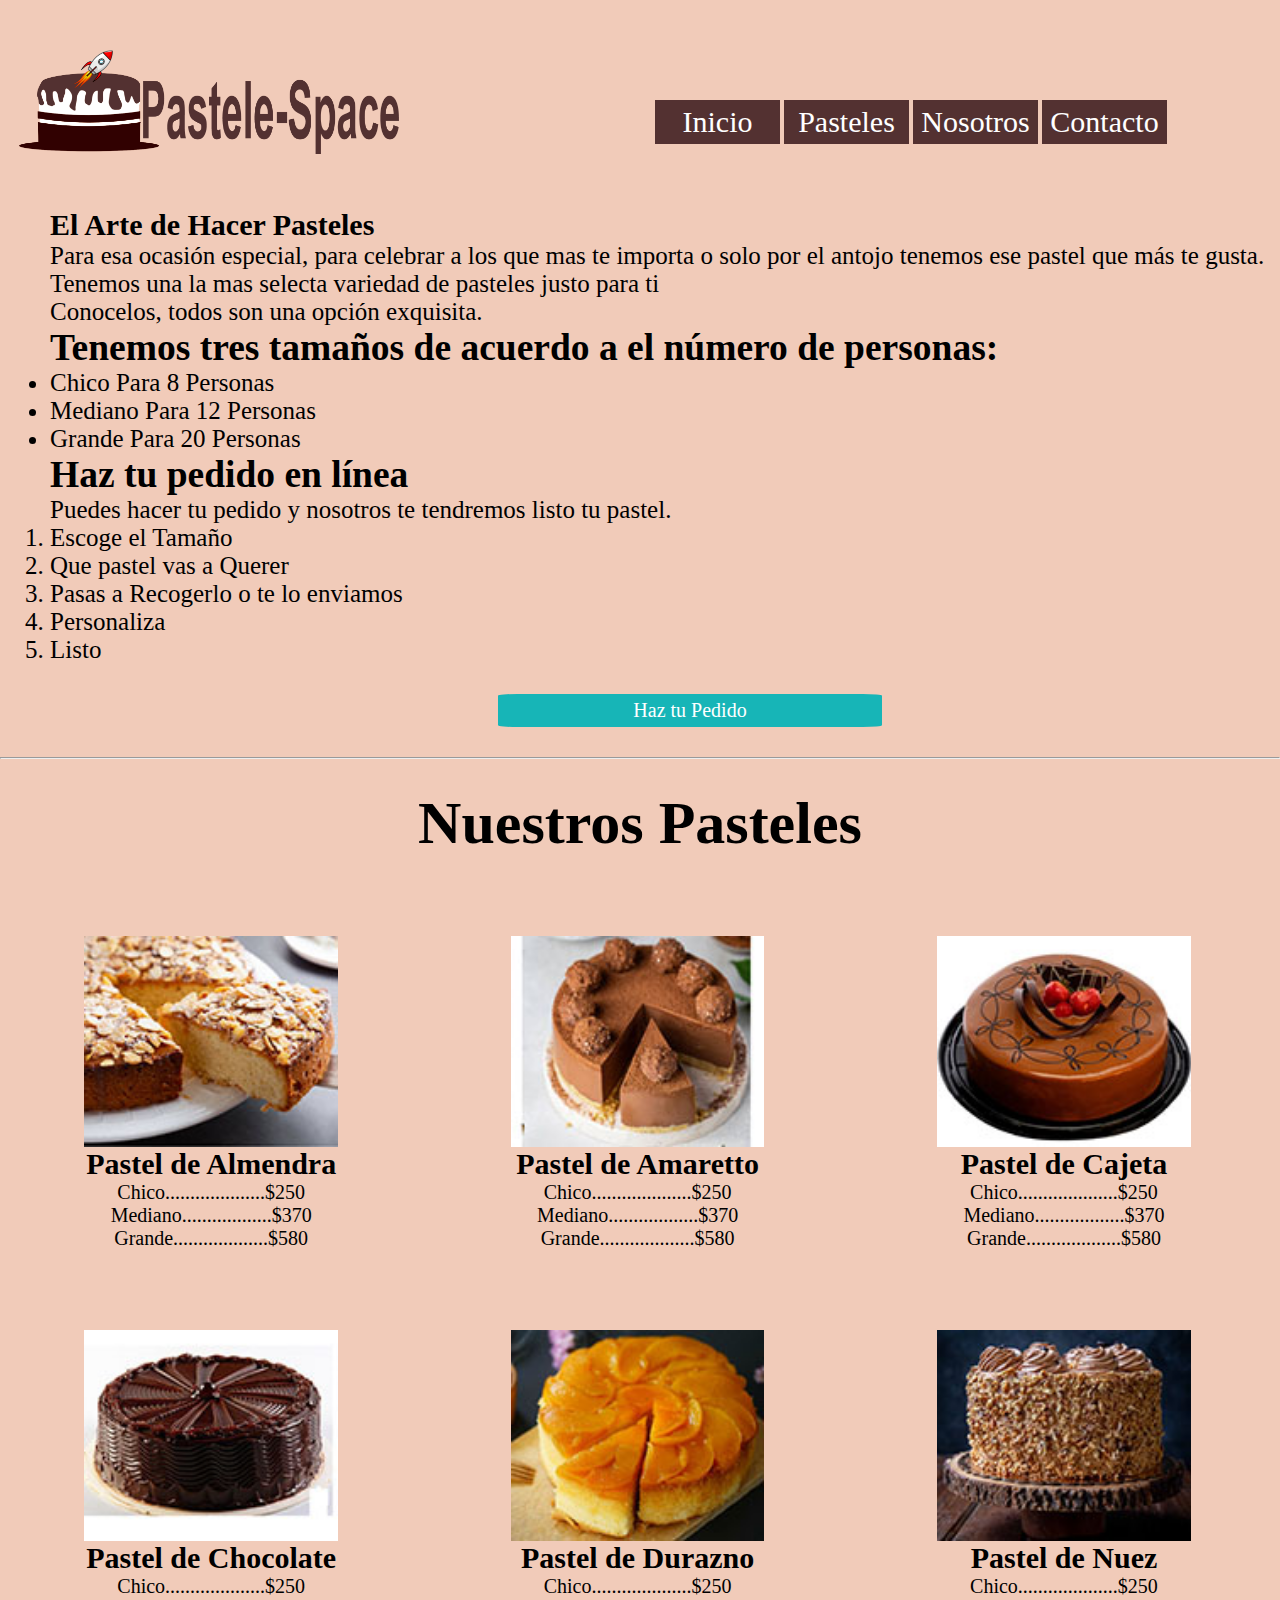
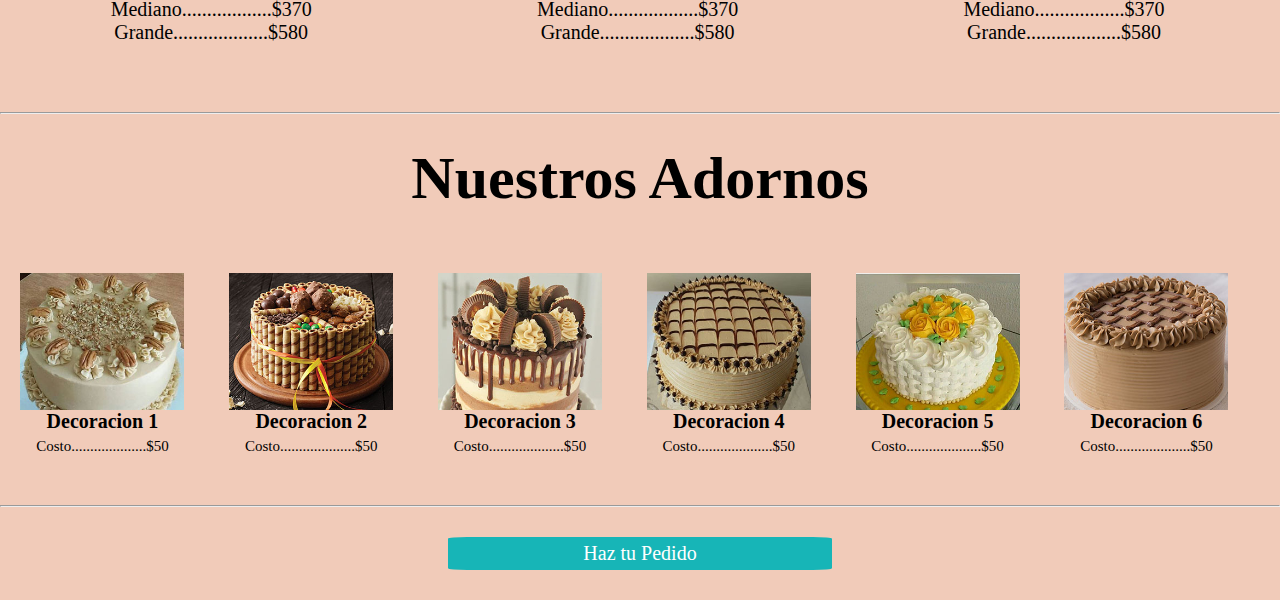
<file: Pasteleria/index.html>
<!DOCTYPE html>
<html lang="es">
<head>
    <meta charset="UTF-8">
    <meta http-equiv="X-UA-Compatible" content="IE=edge">
    <meta name="viewport" content="width=device-width, initial-scale=1.0">
    <title>Caso Pasteleria</title>
    <link rel="stylesheet" href="styles/style.css">
</head>
<body>
    <header class="encabezado">
        <img src="imgs/Logo-Pastel.png" alt="Logo de la Pasteleria" width="400" class="logo">
        <nav class="menu">
            <ul>
                <li><a href="" class="menu-item">Inicio</a></li>
                <li><a href="#nuestros-pasteles" class="menu-item">Pasteles</a></li>
                <li><a href="" class="menu-item">Nosotros</a></li>
                <li><a href="" class="menu-item">Contacto</a></li>
            </ul>
        </nav>
    
    </header>
    <div class="container">
        <div class="presentacion">
            
            <h1 class="descripcion">El Arte de Hacer Pasteles</h1>
            
            <p>
                Para esa ocasión especial, para celebrar a los que mas te importa o solo por el antojo tenemos ese pastel que más te gusta.
            </p>
            <p>Tenemos una la mas selecta variedad de pasteles justo para ti</p>
            <p>Conocelos, todos son una opción exquisita.</p>
            <h2>Tenemos tres tamaños de acuerdo a el número de personas:</h2>
            <ul>
                <li>Chico Para 8 Personas</li>
                <li>Mediano Para 12 Personas</li>
                <li>Grande Para 20 Personas</li>
            </ul>
        </div>
        <h2>Haz tu pedido en línea</h2>
    <p>Puedes hacer tu pedido y nosotros te tendremos listo tu pastel.</p>
    <ol>
        <li>Escoge el Tamaño</li>
        <li>Que pastel vas a Querer</li>
        <li>Pasas a Recogerlo o te lo enviamos</li>
        <li>Personaliza</li>
        <li>Listo</li>
    </ol>
   
    <a href="pages/pedido.html" class="hazpedido">Haz tu Pedido</a>
        
    </div>
    
    
    <hr>
    <h2 class="head2" id="nuestros-pasteles">
        Nuestros Pasteles
    </h2>
    <br>
    <div class="catalogo">
        <figure><img src="imgs/almendra.jpg" alt="Pastel de Almendra" width="100"><figcaption>Pastel de Almendra</figcaption></figure>
        <p>Chico....................$250</p>
        <p>Mediano..................$370</p>
        <p>Grande...................$580</p>
    </div>
        
    <div class="catalogo">
        <figure><img src="imgs/amaretto.jpg" alt="Pastel de Amaretto" width="100"><figcaption>Pastel de Amaretto</figcaption></figure>
        <p>Chico....................$250</p>
        <p>Mediano..................$370</p>
        <p>Grande...................$580</p>
    </div>
        
    <div class="catalogo">
        <figure><img src="imgs/cajeta.jpg" alt="Pastel de Cajeta" width="100"><figcaption>Pastel de Cajeta</figcaption></figure>
         <p>Chico....................$250</p>
         <p>Mediano..................$370</p>
         <p>Grande...................$580</p>
    </div>
        
    <div class="catalogo">
        <figure><img src="imgs/chocolate.jpg" alt="Pastel de Chocolate" width="100"><figcaption>Pastel de Chocolate</figcaption></figure>
        <p>Chico....................$250</p>
        <p>Mediano..................$370</p>
        <p>Grande...................$580</p>
    </div> 
        
    <div class="catalogo">
        <figure><img src="imgs/durazno.jpg" alt="Pastel de Durazno" width="100"><figcaption>Pastel de Durazno</figcaption></figure>
        <p>Chico....................$250</p>
        <p>Mediano..................$370</p>
        <p>Grande...................$580</p>
    </div>
    <div class="catalogo">
        <figure><img src="imgs/nuez.jpg" alt="Pastel de Nuez" width="100"><figcaption>Pastel de Nuez</figcaption></figure>
        <p>Chico....................$250</p>
        <p>Mediano..................$370</p>
        <p>Grande...................$580</p>
    </div>
   
    <br>
    <br>

    
    <hr>
    <h2 class="head2">
        Nuestros Adornos
    </h2>
    <div class="adorno">
        <figure><img src="imgs/Deco1.jpg" alt="Decoracion tipo 1" width="100"><figcaption>Decoracion 1</figcaption></figure>
        <p>Costo....................$50</p>
    </div>
        
    <div class="adorno">
        <figure><img src="imgs/Deco2.jpg" alt="Decoracion tipo 2" width="100"><figcaption>Decoracion 2</figcaption></figure>
        <p>Costo....................$50</p>
    </div>
        
    <div class="adorno">
        <figure><img src="imgs/Deco3.jpg" alt="Decoracion tipo 3" width="100"><figcaption>Decoracion 3</figcaption></figure>
         <p>Costo....................$50</p>

    </div>
        
    <div class="adorno">
        <figure><img src="imgs/Deco4.jpg" alt="Decoracion tipo 4" width="100"><figcaption>Decoracion 4</figcaption></figure>
        <p>Costo....................$50</p>
    </div> 
        
    <div class="adorno">
        <figure><img src="imgs/Deco5.jpg" alt="Decoracion tipo 5" width="100"><figcaption>Decoracion 5</figcaption></figure>
        <p>Costo....................$50</p>
    </div>
    <div class="adorno">
        <figure><img src="imgs/Deco6.jpg" alt="Decoracion tipo 6" width="100"><figcaption>Decoracion 6</figcaption></figure>
        <p>Costo....................$50</p>
    </div>
    <hr>

 
    <a href="pages/pedido.html" class="hazpedido" id="ped">Haz tu Pedido</a>
    
</body>
</html>
</file>
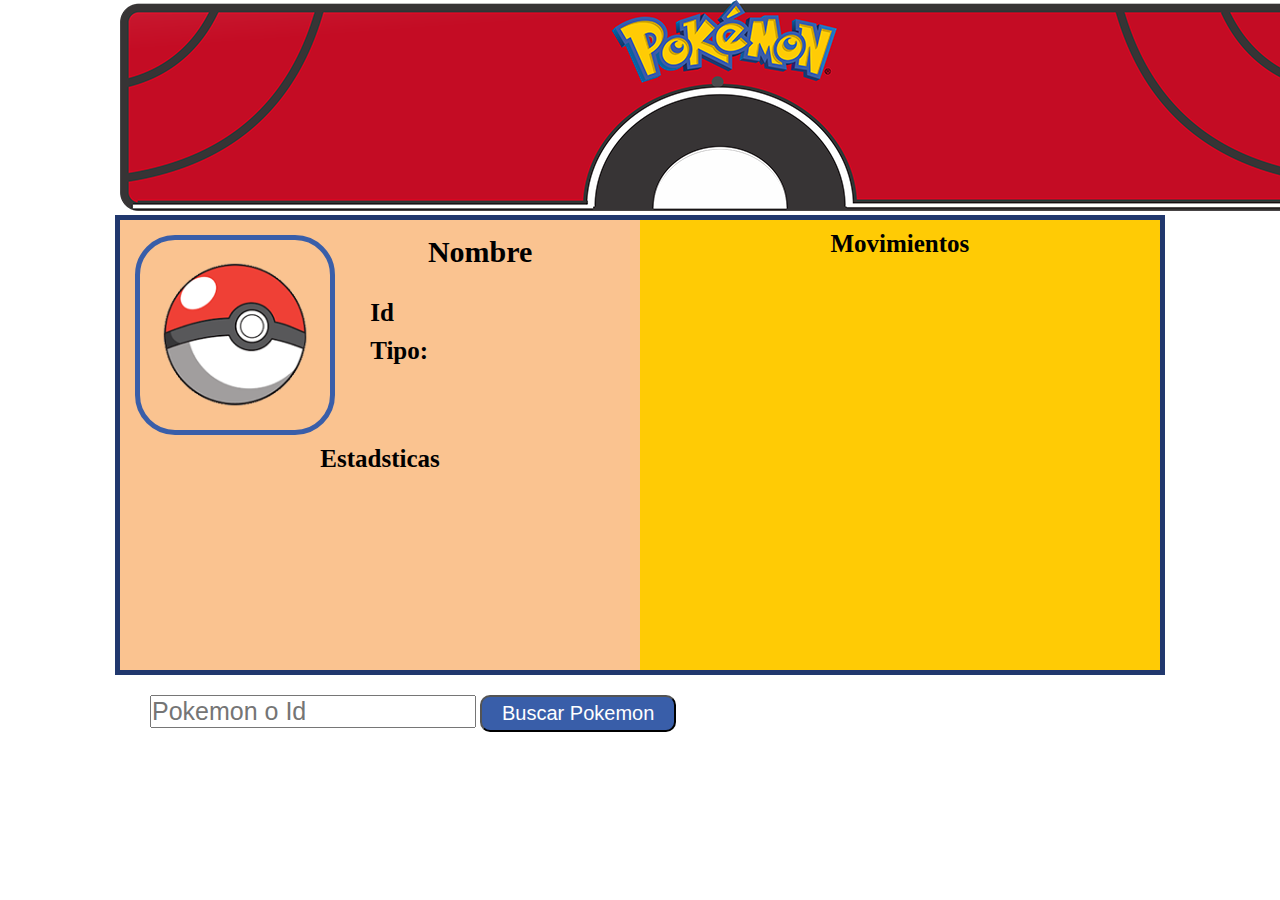
<file: pokeAPI/index.html>
<!DOCTYPE html>
<html lang="en">
<head>
    <meta charset="UTF-8">
    <meta http-equiv="X-UA-Compatible" content="IE=edge">
    <meta name="viewport" content="width=device-width, initial-scale=1.0">
    <title>Pockedex LaunchX</title>
    <link rel="stylesheet" href="styles/style.css">
    
</head>
<body>
    <img src="imgs/pokedex-arriba.png" alt="adorno arriba" id="img-head">
    <div class="contenedor">
        <div class="cuadro1">
            <img src="imgs/pokeball.png" alt="bola de Pokemon" id="pokeImg">
            <div class="datos-basicos">
                <p id="nombre">Nombre</p>
                <p class="propiedad">Id</p>
                <p class="valor" id="id"></p>
                <p class="propiedad">Tipo:</p><ul class="valor" id="tipo"></ul>
            </div>
            <h2>Estadsticas</h2>
            <table id="habilidades"></table>


        </div>
        <div class="cuadro2">
            <h2>Movimientos</h2>
            <table id="moves"></table>

        </div>
    </div>
    <input type="text" placeholder="Pokemon o Id" name="pokeName" id="pokeName">
    <button onclick="fetchPokemon( )" id="btn-buscar">Buscar Pokemon</button>
    <script src="scripts/pokedex.js"></script>
</body>
</html>
</file>
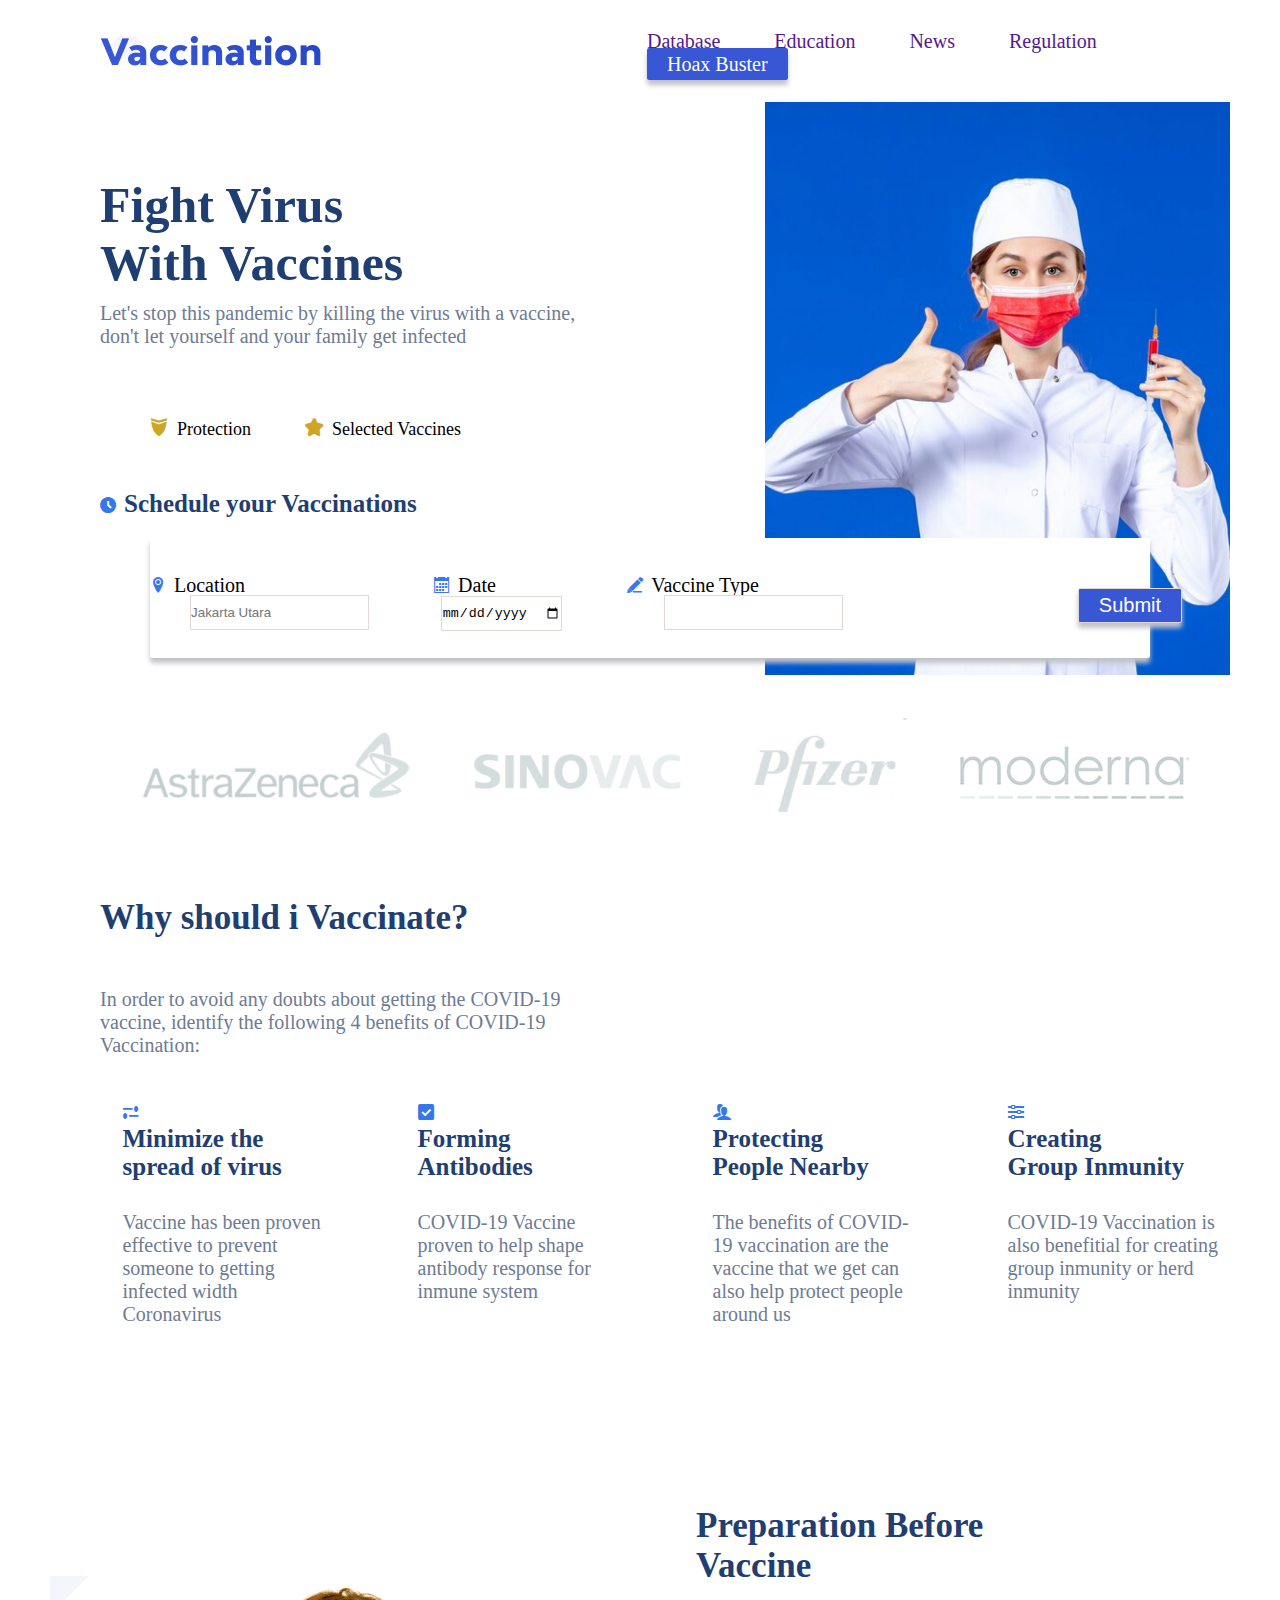
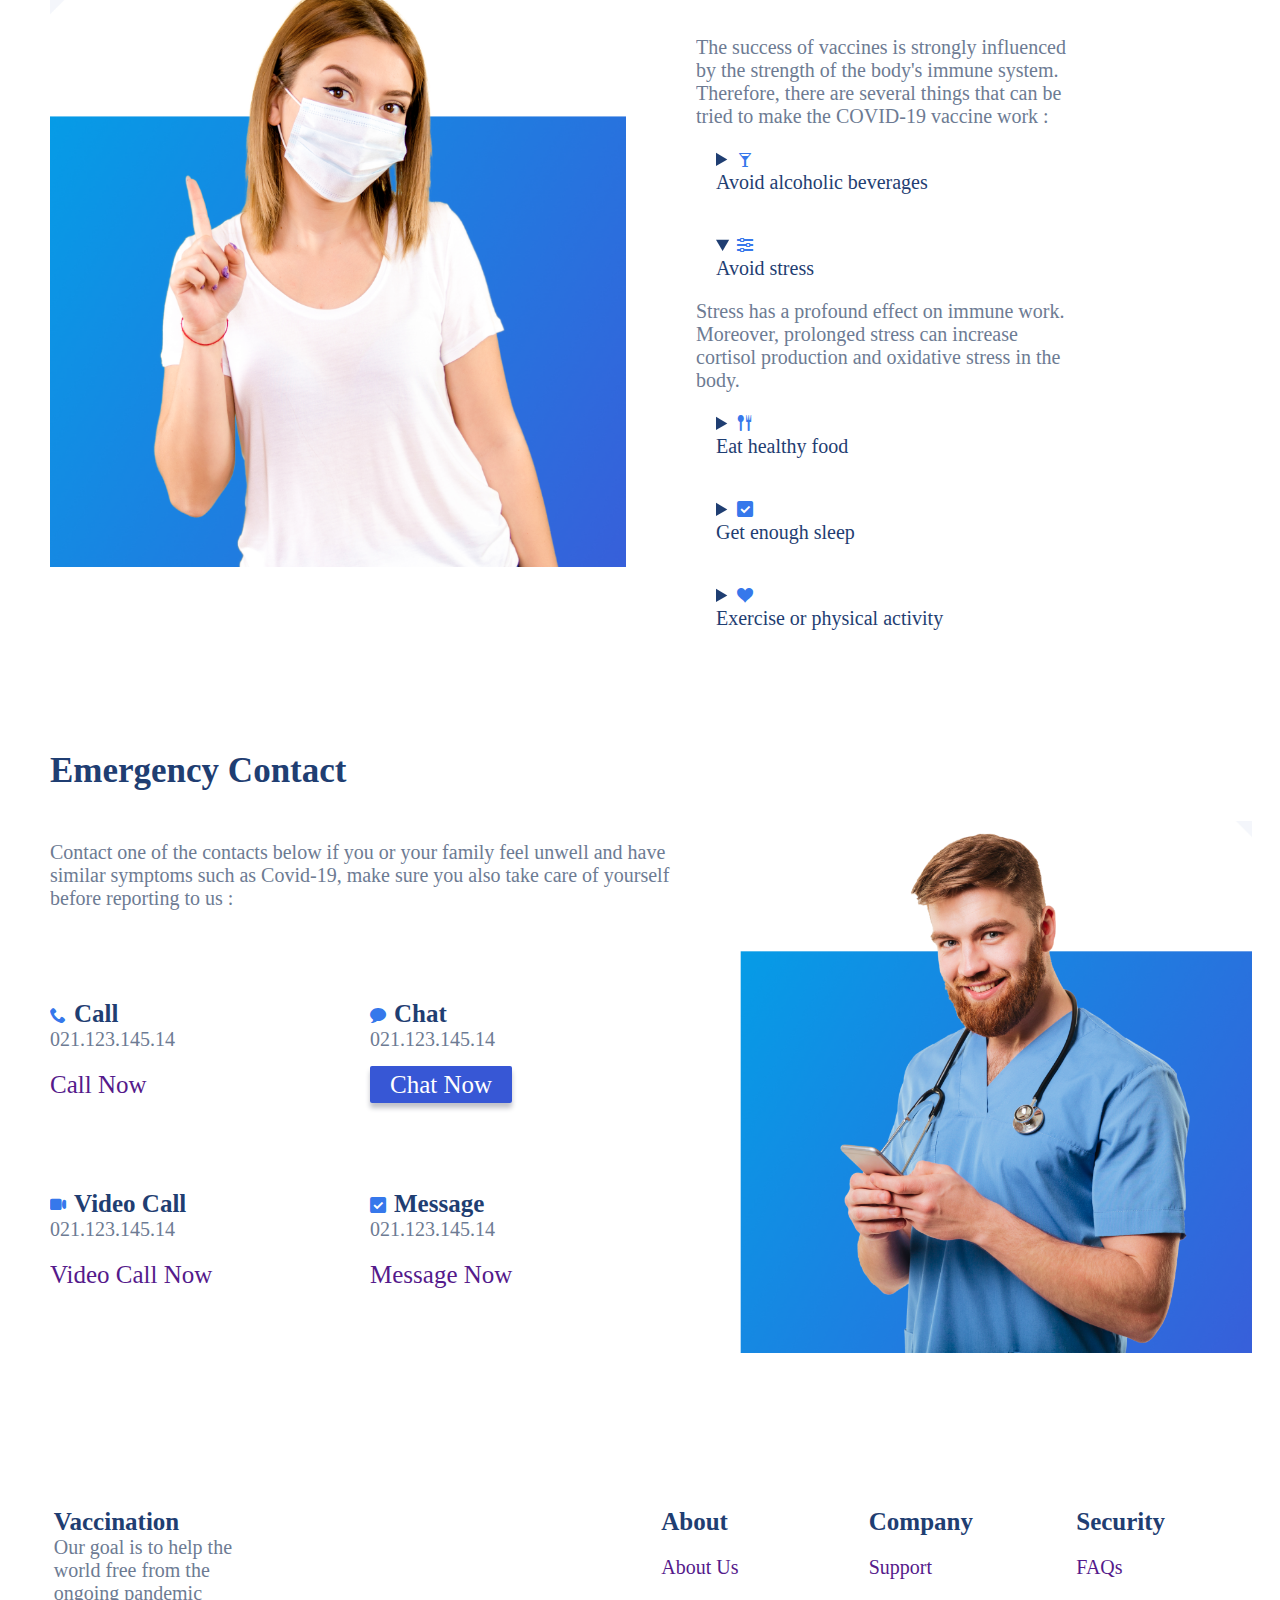
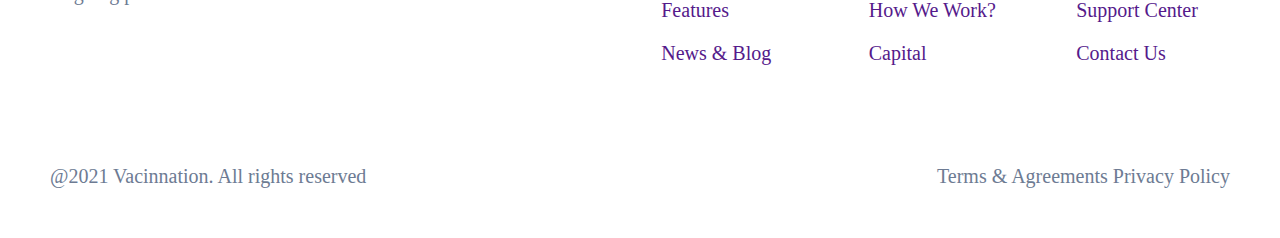
<file: Vacunacion/index.html>
<!DOCTYPE html>
<html lang="en">
<head>
    <meta charset="UTF-8">
    <meta http-equiv="X-UA-Compatible" content="IE=edge">
    <meta name="viewport" content="width=device-width, initial-scale=1.0">
    <title>Vacunacion</title>
    <link rel="stylesheet" href="styles/style.css">
    <link rel="stylesheet" href="fonts/style.css">
</head>
<body>
    <header class="encabezado">
        <a href="index.html" class="logo">
            <img src="imgs/vaccination-logo.png" alt="logo-vacunacion" class="logo">
        </a>
        <nav class="menu">
            <ul>
                <li><a href="">Database</a></li>
                <li><a href="">Education</a></li>
                <li><a href="">News</a></li>
                <li><a href="">Regulation</a></li>
                <li><a href="" class="encabezado-menu-boton-azul">Hoax Buster</a></li>
            </ul>
        </nav>
    </header>
    
    <section class="fight-virus">
        <div class="fight">
            <h1>Fight Virus<br>With Vaccines</h1>
            <p>
                Let's stop this pandemic by killing the virus with a vaccine, don't let yourself and your family get infected
            </p>
            
            <ul>
                <li><span class="icon-shield"> </span> Protection</li>
                <li><span class="icon-star"> </span>Selected Vaccines</li>
            </ul>
        </div>
        <img src="imgs/Enfermera01.png" alt="">
        <h3><span class="icon-clock2 azul"> </span>Schedule your Vaccinations</h3>
    <form action="agenda" class="agenda-vacuna">
        <label for="location"><span class="icon-location2 azul"> </span>Location</label>
        <input type="text" name="location" placeholder="Jakarta Utara" id="location">
        <label for="fecha"><span class="icon-calendar azul"> </span>Date</label>
        <input type="date" name="fecha" id="fecha">
        <label for="tipo-vacuna"><span class="icon-pencil-edit azul"> </span>Vaccine Type</label>
        <input type="text" name="tipo-vacuna" id="tipo-vacuna">
        <input type="submit" value="Submit" class="boton-azul">
        
    </form>
    </section>
    <img src="imgs/marcas-vacunas.jpg" alt="marcas de vacunas" class="marcas-vacunas">  

    <section class="why">
        <h2>Why should i Vaccinate?</h2>
        <p>
            In order to avoid any doubts about getting the COVID-19 vaccine, identify the following 4 benefits of COVID-19 Vaccination:
        </p>
        <div class="benefits">
            <div>
                <h3><span class="icon-spread azul"><br></span>Minimize the <br> spread of virus</h3>
                <p>Vaccine has been proven effective to prevent someone to getting infected width Coronavirus</p>
            </div>
            <div>
                <h3><span class="icon-checkbox-checked azul"><br></span>Forming <br> Antibodies</h3>
                <p>COVID-19 Vaccine proven to help shape antibody response for inmune system</p>
            </div>
            <div>
                <h3><span class="icon-users azul"><br></span>Protecting <br> People Nearby</h3>
                <p>The benefits of COVID-19 vaccination are the vaccine that we get can also help protect people around us</p>
            </div>
            <div>
                <h3><span class="icon-equalizer azul"><br></span>Creating <br>Group Inmunity</h3>
                <p>COVID-19 Vaccination is also benefitial for creating group inmunity or herd inmunity</p>
            </div>
        </div>

    </section>
    
    <section class="preparation">
        <div>
            <h2>Preparation Before Vaccine</h2>
            <p>
                The success of vaccines is strongly influenced by the strength of the body's immune system. Therefore, there are several things that can be tried to make the COVID-19 vaccine work : 
            </p>
            <details>
                <summary><span class="icon-glass2 azul"><br></span>Avoid alcoholic beverages</summary>
                <p>Healthcare provider needs your informed consent before giving vaccines. Alcohol may impair (lessen) your ability to fully understand the health information and ask questions.</p>
            </details>
            <details open>
                <summary><span class="icon-equalizer azul"><br></span>Avoid stress</summary>
                <p>Stress has a profound effect on immune work. Moreover, prolonged stress can increase cortisol production and oxidative stress in the body.</p>
            </details>
            <details>
                <summary><span class="icon-spoon-knife azul"><br></span>Eat healthy food</summary>
                <p>There's no need to fast the night before the COVID vaccine like you might for other procedures. This could make you dizzy and more likely to faint if you are someone who gets queasy around needles.</p>
            </details>
            <details>
                <summary><span class="icon-checkbox-checked azul"><br></span>Get enough sleep</summary>
                <p>Several studies have found an association between sleep and vaccination response. Vaccines appear to be more effective in people who get a sufficient amount of sleep</p>
            </details>
            <details>
                <summary><span class="icon-heart azul"><br></span>Exercise or physical activity</summary>
                <p>Exercising before you get vaccinated could potentially boost your immune response.</p>
            </details>
        </div>
        <img src="imgs/enfermera02.png" alt="enfermera">
    </section>
    
    <section class="emergency-contact">
        <div class="contact">
            <h2>Emergency Contact</h2>
            <p>Contact one of the contacts below if you or your family feel unwell and have similar symptoms such as Covid-19, make sure you also take care of yourself before reporting to us :</p>
            <div class="contact-method">
                <div>
                    <h3><span class="icon-phone azul">  </span>Call</h3>
                    <p>021.123.145.14</p>
                    <a href="">Call Now</a>
                </div>
                <div>
                    <h3><span class="icon-bubble azul">  </span>Chat</h3>
                    <p>021.123.145.14</p>
                    <a href="" class="boton-azul-chat">Chat Now</a>
                </div>
                <div>
                    <h3><span class="icon-video azul">  </span>Video Call</h3>
                    <p>021.123.145.14</p>
                    <a href="">Video Call Now</a>
                </div>
                <div>
                    <h3><span class="icon-checkbox-checked azul">  </span>Message</h3>
                    <p>021.123.145.14</p>
                    <a href="">Message Now</a>
                </div>
            </div>
        </div>
        <img src="imgs/enfermero03.png" alt="">
    </section>
    <section class="ultima">
        <div>
            <h3>Vaccination</h3>
            <p>Our goal is to help the world free from the ongoing pandemic</p>
        </div>
        <div>
            <h3>About</h3>
            <a href="">About Us</a>
            <a href="">Features</a>
            <a href="">News & Blog</a>
        </div>
        <div>
            <h3>Company</h3>
            <a href="">Support</a>
            <a href="">How We Work?</a>
            <a href="">Capital</a>
        </div>
        <div>
            <h3>Security</h3>
            <a href="">FAQs</a>
            <a href="">Support Center</a>
            <a href="">Contact Us</a>
        </div>
    </section>
    <footer>
        <p>@2021 Vacinnation. All rights reserved</p>
        <p>Terms & Agreements Privacy Policy</p>
    </footer>
    
</body>
</html>
</file>
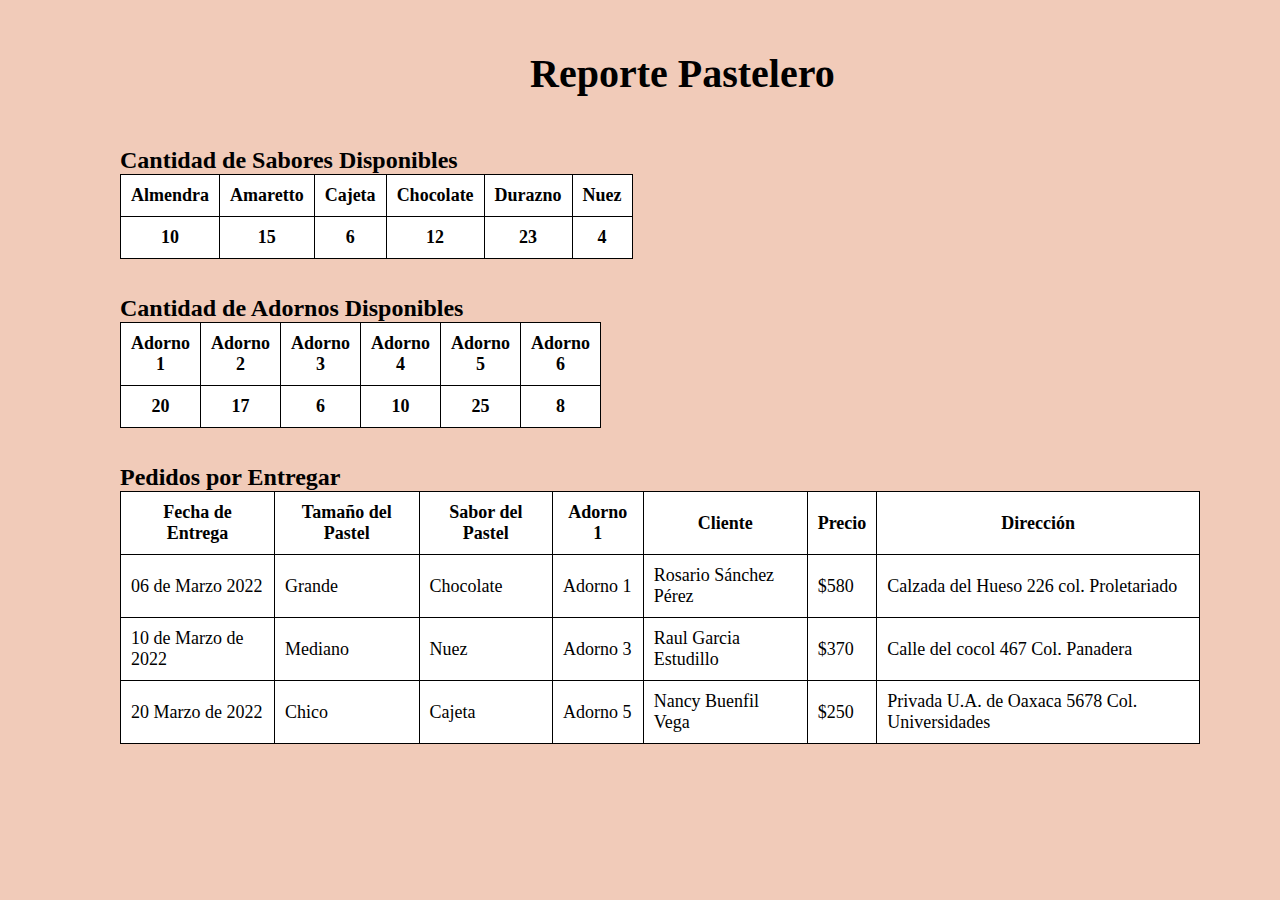
<file: Pasteleria/pages/pastelero.html>
<!DOCTYPE html>
<html lang="en">
<head>
    <meta charset="UTF-8">
    <meta http-equiv="X-UA-Compatible" content="IE=edge">
    <meta name="viewport" content="width=device-width, initial-scale=1.0">
    <title>Administracion Pasteleria</title>
    <link rel="stylesheet" href="../styles/pastelero.css">
</head>
<body>
    <h1>Reporte Pastelero</h1>

    <h2>Cantidad de Sabores Disponibles</h2>
    <table>
        <tr>
            <th>Almendra</th>
            <th>Amaretto</th>
            <th>Cajeta</th>
            <th>Chocolate</th>
            <th>Durazno</th>
            <th>Nuez</th>
        </tr>
        <tr>
            <td class="pastel-adorno">10</td>
            <td class="pastel-adorno">15</td>
            <td class="pastel-adorno">6</td>
            <td class="pastel-adorno">12</td>
            <td class="pastel-adorno">23</td>
            <td class="pastel-adorno">4</td>
        </tr>
    </table>
    <br>
    <br>
    <h2>Cantidad de Adornos Disponibles</h2>
    <table>
        <tr>
            <th>Adorno 1</th>
            <th>Adorno 2</th>
            <th>Adorno 3</th>
            <th>Adorno 4</th>
            <th>Adorno 5</th>
            <th>Adorno 6</th>
        </tr>
        <tr>
            <td class="pastel-adorno">20</td>
            <td class="pastel-adorno">17</td>
            <td class="pastel-adorno">6</td>
            <td class="pastel-adorno">10</td>
            <td class="pastel-adorno">25</td>
            <td class="pastel-adorno">8</td>
        </tr>
    </table>
    <br><br>
    <h2>Pedidos por Entregar</h2>
    <table class="entregos">
        <tr>
            <th>Fecha de Entrega</th>
            <th>Tamaño del Pastel</th>
            <th>Sabor del Pastel</th>
            <th>Adorno 1</th>
            <th>Cliente</th>
            <th>Precio</th>
            <th>Dirección</th>
        </tr>
        <tr>
            <td>06 de Marzo 2022</td>
            <td>Grande</td>
            <td>Chocolate</td>
            <td>Adorno 1</td>
            <td>Rosario Sánchez Pérez</td>
            <td>$580</td>
            <td>Calzada del Hueso 226 col. Proletariado </td>
        </tr>
        <tr>
            <td>10 de Marzo de 2022</td>
            <td>Mediano</td>
            <td>Nuez</td>
            <td>Adorno 3</td>
            <td>Raul Garcia Estudillo</td>
            <td>$370</td>
            <td>Calle del cocol 467 Col. Panadera</td>
        </tr>
        <tr>
            <td>20 Marzo de 2022</td>
            <td>Chico</td>
            <td>Cajeta</td>
            <td>Adorno 5</td>
            <td>Nancy Buenfil Vega</td>
            <td>$250</td>
            <td>Privada U.A. de Oaxaca 5678 Col. Universidades</td>
        </tr>
    </table>
    
</body>
</html>
</file>
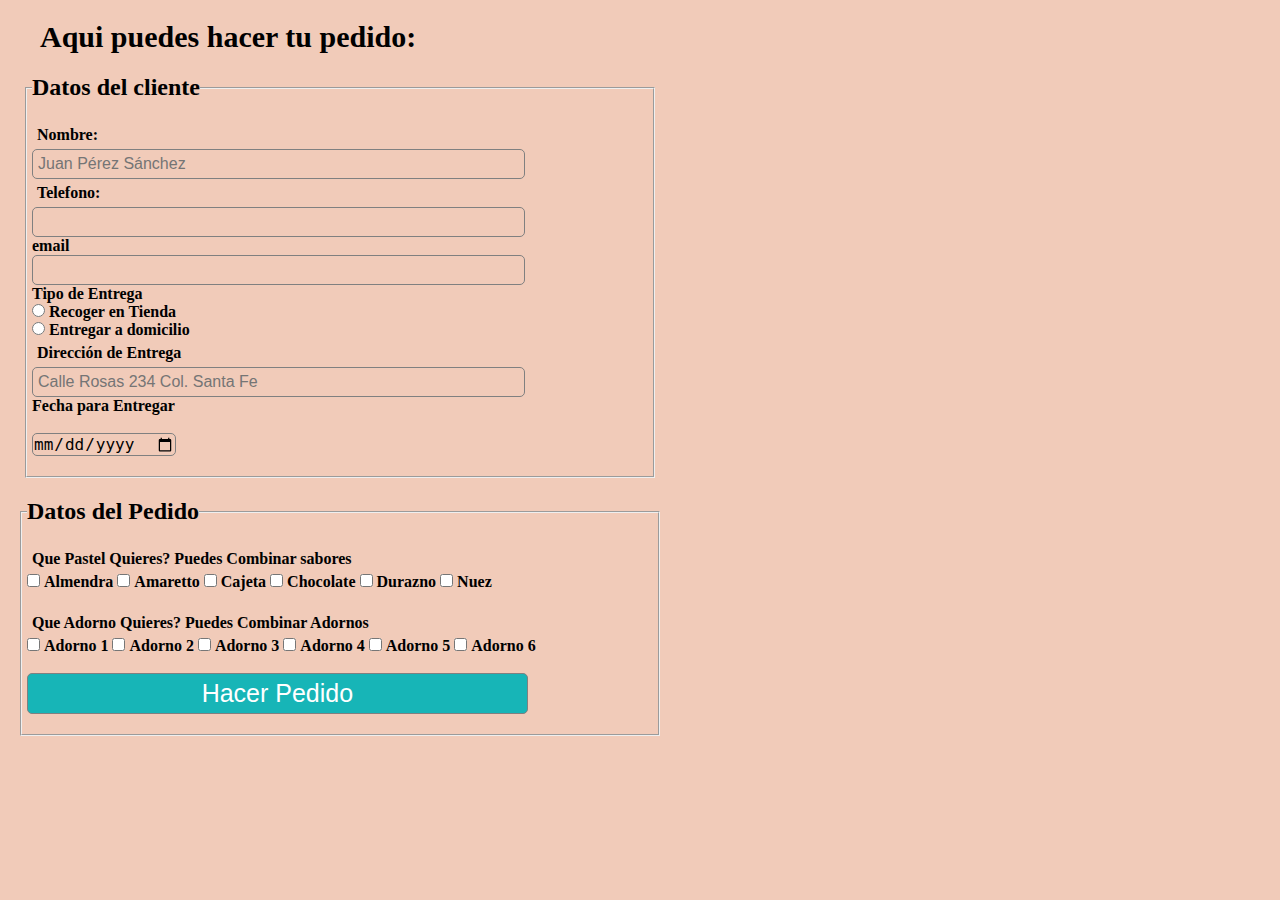
<file: Pasteleria/pages/pedido.html>
<!DOCTYPE html>
<html lang="en">
<head>
    <meta charset="UTF-8">
    <meta http-equiv="X-UA-Compatible" content="IE=edge">
    <meta name="viewport" content="width=device-width, initial-scale=1.0">
    <title>Pedidos</title>
    <link rel="stylesheet" href="../styles/pedido.css">
</head>
<body>
    <h1>Aqui puedes hacer tu pedido:</h1>
    <form action="" class="pedido">
        <fieldset class="datos-cliente">
            <legend>Datos del cliente</legend>
            <label for="nombre" class="dato-cliente">Nombre:</label>
            <input type="text" id="nombre" placeholder="Juan Pérez Sánchez" required class="dato-cliente">
            <label for="telefono" class="dato-cliente">Telefono:</label>
            <input type="tel" id="telefono" maxlength="10" minlength="10"  required class="dato-cliente">
            <label for="correo">email</label class="dato-cliente">
            <input type="email" id="correo" required class="dato-cliente">

            <h2>Tipo de Entrega</h2>
            <input type="radio" id="recoger" name="entrega" value="recoger" >
            <label for="recoger" >Recoger en Tienda</label><br>
            <input type="radio" id="entregar" name="entrega" value="entregar" >
            <label for="entrega" >Entregar a domicilio</label><br>
            
            <label for="direccion"class="dato-cliente" >Dirección de Entrega</label>
            <input type="text" placeholder="Calle Rosas 234 Col. Santa Fe" class="dato-cliente" >

            <h2>Fecha para Entregar</h2><br>
            <input type="date" id="fecha1" name="fecha1"><br >           
            
        </fieldset>
        <fieldset datos-pastel>
            <legend>Datos del Pedido</legend>
            <label for="pastel" class="dato-cliente">Que Pastel Quieres? Puedes Combinar sabores</label>
            <input type="checkbox" name="almendra" id="almendra" value="Almendra">
            <label for="almendra">Almendra</label>
            <input type="checkbox" name="amaretto" id="amaretto" value="Amaretto">
            <label for="amaretto">Amaretto</label>
            <input type="checkbox" name="cajeta" id="cajeta" value="Cajeta">
            <label for="cajeta">Cajeta</label>
            <input type="checkbox" name="chocolate" id="chocolate" value="Chocolate">
            <label for="chocolate">Chocolate</label>
            <input type="checkbox" name="durazno" id="durazno" value="Durazno">
            <label for="Durazno">Durazno</label>
            <input type="checkbox" name="nuez" id="nuez" value="Nuez">
            <label for="nuez">Nuez</label>
            <br><br>

            <label for="pastel" class="dato-cliente">Que Adorno Quieres? Puedes Combinar Adornos</label>
            <input type="checkbox" name="adorno1" id="adorno1" value="adorno1">
            <label for="adorno1">Adorno 1</label>
            <input type="checkbox" name="adorno2" id="adorno2" value="adorno2">
            <label for="adorno2">Adorno 2</label>
            <input type="checkbox" name="adorno3" id="adorno3" value="adorno3">
            <label for="adorno3">Adorno 3</label>
            <input type="checkbox" name="adorno4" id="adorno4" value="adorno4">
            <label for="adorno4">Adorno 4</label>
            <input type="checkbox" name="adorno5" id="adorno5" value="adorno5">
            <label for="adorno5">Adorno 5</label>
            <input type="checkbox" name="adorno6" id="adorno6" value="adorno6">
            <label for="adorno6">Adorno 6</label>
            <br>
            <br>
            <label for="comprar"></label>
            <input type="submit" value="Hacer Pedido" class="comprar">





            
        </fieldset>
    </form>
    
</body>
</html>
</file>
<file: Pasteleria/styles/style.css>
*{
    margin: 0px;
    padding: 0px;
    box-sizing: border-box;
    background-color: #f1cbb9;
}

html{
    margin: 0px;
}
.encabezado{
    margin: 50px 0px;

    
}
.logo{
    display: inline-block;
    width: 30%;
    margin-left: 15px;
    
}
.menu{
    display: inline-block;
    width: 50%;
    margin-left: 20%;
    position: absolute;
    margin-top: 50px;
}

.menu ul{
    *list-style-type: none;    
}
.menu ul li{
    display: inline-block;
    text-align: center;
    width: 125px;
    
    
}
.menu ul li a{
    display: block;
    color: white;
    background-color: #533131;
    padding: 5px;
    text-decoration: none;
    font-size: 30px;   
}
.menu ul li a:hover{
    background-color: #e78d51;
}

.container{
    width: 100%;
    font-size: 25px;
    margin-left: 50px;
}
.descripcion{
    font-size: 30px;
}



.hazpedido {
  font-size: 20px;
  text-decoration: none;
  border-radius: 5%;
  background-color: #17B5B7;
  padding: 5px 10px;
  color: white;
  display: block;
  text-align: center;
  width: 30%;
  margin: 30px auto;
}
.hazpedido:hover{
    background-color: black;
    
    
}
.head2{
    margin-top: 30px;
    margin-bottom: 30px;
    font-size: 60px;
    text-align: center;
}
.catalogo {
    display: inline-block;
    width: 33%;
    margin-top: 30px;
    margin-bottom: 50px;
    
}
.catalogo img{
    width: 60%;    
    display: block;
    margin: auto;
}
.catalogo figcaption{
    text-align: center;
    font-size: 30px;
    font-weight:bolder;
}
.catalogo p{
    font-size: 20px;
    text-align: center;
}

.adorno {
    display: inline-block;
    width: 16%;
    margin-top: 30px;
    margin-bottom: 50px;
    
}
.adorno img{
    width: 80%;    
    display: block;
    margin: auto;
}
.adorno figcaption{
    text-align: center;
    font-size: 20px;
    font-weight:bolder;
}
.adorno p{
    font-size: 15px;
    margin-top: 5px;
    text-align: center;
}
</file>
<file: pokeAPI/styles/style.css>
* {
    box-sizing: border-box;
    margin: 0;
    padding: 0;
 }
 #img-head{
     display: inline-block;
     margin-left: 120px;
 }

.contenedor{
    width: 82%;
    margin: 0 auto;
    display: flex;
    justify-content: space-around;
    border: 5px solid #21386E;
}
.cuadro1{
    display: inline-block;
    height: 450px;
    background-color: #fac390;
    width: 50%;
}
.cuadro2{
    display: inline-block;
    width: 50%;
    height: 450px;
    background-color: #ffcb05;
    
}

#pokeImg{
    margin-left: 15px;
    margin-top: 15px;
    width: 200px;
    border: 5px solid #395EA9;
    background-color: #fac390;
    border-radius: 20%;
    float: left;
}

.datos-basicos{
    display: inline-block;
    margin-top: 15px;
    margin-left: 15px;
    width: 50%;
    height: 200px;
}
#nombre{
    /*margin-top: 15px;*/
    text-align: center;
    font-size: 30px;
    font-weight: bold;
    margin-bottom: 20px;
}

ul{
    display: inline;
    margin-top: 10px;
    list-style: none;
}
ul li{
    display: inline;
    font-size: 20px;
    padding: 0px 15px;

}

h2{
    margin-top: 10px;
    text-align: center;
    font-size: 25px;
}
#pokeName{
    margin-top: 20px;
    margin-left: 150px;
}
.propiedad{
    font-size: 25px;
    display: inline-block;
    margin-top: 10px;
    margin-left: 20px;
    width: 30%;
    font-weight: bold;
}
.valor{
    text-align: center;
    font-size: 20px;
    display: inline-block;
    font-weight: bold;
    width: 60%;
}
.habilidades{
    font-weight: bold;
    width: 30%;
}
input{
    font-size: 25px;
}
#btn-buscar{
    color: white;
    font-size: 20px;
    background-color: #395EA9;
    padding: 5px 20px;
    border-radius: 10px;
}
#habilidades{
    margin-left: 80px;
    width: 1000px;
    font-size: 20px;
}
#habilidades td{
    border-bottom: 1px solid brown;
}
#moves{
    width: 90%;
    margin-top: 20px;
    margin-left: 25px;
}
</file>
<file: Vacunacion/styles/style.css>
* {
    box-sizing: border-box;
    margin: 0;
    padding: 0;
 }
 p{
     color:#6d7b93;
     font-size: 20px;
 }
 h2 {
    color: #1f3e72;
    font-size: 35px;
    margin-top: 30px;
    margin-bottom: 50px;

}
h3 {
    color: #1f3e72;
    font-size: 25px;

}
 /******************************************************************************************
*                                  Encabezado                                              *
 ******************************************************************************************/

 .encabezado{
     margin-top: 30px; 
     display: flex;    
     align-items: center;
     justify-content: flex-end;
 }
a.logo{
    flex: 1;
    margin-left: 100px;
}
.menu{
    display: inline-block;
    flex: 4;
    margin-left: 300px;
}
 .menu ul{
     list-style: none;
 }
 .menu ul li{
     color:#6d7b93;
     display: inline-block;
     font-size: 20px;
     padding: 0px 25px;
 }
 .menu ul li a{
     text-decoration: none;
 }
 .menu ul li a:hover{
     font-weight: bolder;
 }
 .encabezado-menu-boton-azul{
     background-color: #3757d5;
     color: white;
     padding: 5px 20px;
     border-radius: 2px;
     box-shadow: 0px 5px 5px #c1c2c9;
 }

 /******************************************************************************************
*                                  Seccion Fight                                           *
 ******************************************************************************************/

.fight-virus div{
    width: 500px;
    margin-left: 100px;
}
.fight-virus h1{
    color: #1f3e72;
    font-size: 50px;
    margin-top: 100px;
    
}
.fight-virus p{
    margin-top: 10px;
}
.fight-virus img{
    position: absolute;
    right: 50px;
    top: 100px;
}
.fight-virus ul{
    padding-top: 70px;
    list-style: none;
}
.fight-virus ul li{
    display: inline-block;
    margin-left: 50px;
    font-size: 18px;
}
.fight-virus ul span{
    color: rgb(206, 166, 35);
}
.fight-virus h3{
    margin-left: 100px;
    margin-top: 50px;
}
.azul{
    color: #3678eb;
    font-size: 16px;
}
/******************************************************************************************
*                                  Formulario                                             *
 ******************************************************************************************/
.agenda-vacuna{
    margin-top: 20px;
    padding-top: 30px;
    width: 1000px;
    height: 120px;
    position: relative;
    left: 150px;
    background-color: white;
    font-size: 20px;
    border-radius: 2px;
    box-shadow: 0px 5px 5px #c1c2c9;
}
.agenda-vacuna input{
    border: 1px solid rgb(230, 215, 215);
    height: 35px;
}
#location, #fecha{
    position: relative;
    top: 25px;
    left: -60px;
}
#tipo-vacuna{
    position: relative;
    top: 25px;
    left: -100px;
}
.boton-azul{
    background-color: #3757d5;
    color: white;
    border-radius: 2px;
    box-shadow: 0px 5px 5px #c1c2c9;
    padding: 5px 20px;
    position: relative;
    top: 20px;
    font-size: 20px;
    left: 130px;
     
}
.boton-azul:hover{
    font-weight: bold;
}
.marcas-vacunas{
    width: 90%;
    padding: 50px;
    margin-top: 10px;
    margin-left: 90px;
}
/******************************************************************************************
*                                  Seccion Why                                            *
 ******************************************************************************************/
.why {
    margin-left: 100px;
    margin-bottom: 50px;
}
.why p{
    width: 500px;
}
.benefits{
    display: flex;
    justify-content: space-around;
}
.benefits div{
    margin-top: 40px;
    width: 250px;    
}
.benefits h3{
    margin-bottom: 30px;
}
.benefits p{
    width: 85%;
}
/******************************************************************************************
*                                  Seccion preparation                                    *
 ******************************************************************************************/
 .preparation{
     margin-top: 150px;
 }
 .preparation div{
     width: 30%;
     float: right;
     margin-right: 200px;
     overflow: auto;
 }
 .preparation img{
    margin-top: 100px;
    margin-left: 50px; 
    width: 45%;
 }
 details summary { 
    cursor: pointer;
    padding: 20px;
    font-size: 20px;
    color: #1f3e72;
  }
/******************************************************************************************
*                                 Seccion emergy-contact                                  *
 ******************************************************************************************/
 .emergency-contact{
     margin-top: 150px;
 }
 .contact{
     width: 50%;
     overflow: auto;
     float: left;
     margin-left: 50px;
 }

 .emergency-contact img{
     width: 40%;
     margin-left: 50px;
     margin-top: 100px;
 }
 .contact-method{
     display: flex;
     margin-top: 50px;
     flex-wrap: wrap;
 }

.contact-method div{
    width: 50%;
    height: 150px;
    margin-top: 40px;
}
.contact-method div a{
    font-size: 25px;
    position: relative;
    top: 20px;
    text-decoration: none;
}
.boton-azul-chat{
    background-color: #3757d5;
    color: white;
    border-radius: 2px;
    box-shadow: 0px 5px 5px #c1c2c9;
    padding: 5px 20px;
    /*font-size: 25px;
    position: relative;
    top: 15px;*/
    text-decoration: none;
}
.boton-azul-chat:hover{
    font-weight: bold;
}
/******************************************************************************************
*                                 Seccion ultima                                          *
 ******************************************************************************************/
.ultima{
    display: flex;
    margin-top: 150px;
    margin-left: 50px;
    justify-content: space-around;
    margin-bottom: 50px;
}
.ultima div:first-child{
    width: 600px;
    padding-right: 400px;
}
.ultima div{
    width: 200px;
}
.ultima div a{
    display: block;
    margin-top: 20px;
    text-decoration: none;
    font-size: 20px;
}
/******************************************************************************************
*                                         Footer                                          *
 ******************************************************************************************/
 footer{
     display: flex;
     justify-content: space-between;
     padding: 50px;
 }
</file>
<file: Vacunacion/fonts/style.css>
@font-face {
  font-family: 'vaccine';
  src:  url('vaccine.eot?y43wni');
  src:  url('vaccine.eot?y43wni#iefix') format('embedded-opentype'),
    url('vaccine.ttf?y43wni') format('truetype'),
    url('vaccine.woff?y43wni') format('woff'),
    url('vaccine.svg?y43wni#vaccine') format('svg');
  font-weight: normal;
  font-style: normal;
  font-display: block;
}

[class^="icon-"], [class*=" icon-"] {
  /* use !important to prevent issues with browser extensions that change fonts */
  font-family: 'vaccine' !important;
  speak: never;
  font-style: normal;
  font-weight: normal;
  font-variant: normal;
  text-transform: none;
  line-height: 1;

  /* Better Font Rendering =========== */
  -webkit-font-smoothing: antialiased;
  -moz-osx-font-smoothing: grayscale;
}

.icon-avoid-stress .path1:before {
  content: "\e900";
  color: rgb(0, 0, 0);
}
.icon-avoid-stress .path2:before {
  content: "\e901";
  margin-left: -1em;
  color: rgb(254, 254, 254);
}
.icon-avoid-stress .path3:before {
  content: "\e902";
  margin-left: -1em;
  color: rgb(254, 254, 254);
}
.icon-bar-chart .path1:before {
  content: "\e903";
  color: rgb(0, 0, 0);
}
.icon-bar-chart .path2:before {
  content: "\e904";
  margin-left: -1em;
  color: rgb(254, 254, 254);
}
.icon-bar-chart .path3:before {
  content: "\e905";
  margin-left: -1em;
  color: rgb(254, 254, 254);
}
.icon-bar-chart .path4:before {
  content: "\e906";
  margin-left: -1em;
  color: rgb(254, 254, 254);
}
.icon-bar-chart .path5:before {
  content: "\e907";
  margin-left: -1em;
  color: rgb(254, 254, 254);
}
.icon-bar-chart .path6:before {
  content: "\e908";
  margin-left: -1em;
  color: rgb(254, 254, 254);
}
.icon-inmunity .path1:before {
  content: "\e909";
  color: rgb(0, 0, 0);
}
.icon-inmunity .path2:before {
  content: "\e90a";
  margin-left: -1.02734375em;
  color: rgb(254, 254, 254);
}
.icon-inmunity .path3:before {
  content: "\e90b";
  margin-left: -1.02734375em;
  color: rgb(254, 254, 254);
}
.icon-inmunity .path4:before {
  content: "\e90c";
  margin-left: -1.02734375em;
  color: rgb(254, 254, 254);
}
.icon-inmunity .path5:before {
  content: "\e90d";
  margin-left: -1.02734375em;
  color: rgb(55, 52, 53);
}
.icon-pencil-edit:before {
  content: "\e90e";
}
.icon-protection .path1:before {
  content: "\e90f";
  color: rgb(0, 0, 0);
}
.icon-protection .path2:before {
  content: "\e910";
  margin-left: -0.998046875em;
  color: rgb(254, 254, 254);
}
.icon-sleep .path1:before {
  content: "\e911";
  color: rgb(0, 0, 0);
}
.icon-sleep .path2:before {
  content: "\e912";
  margin-left: -1em;
  color: rgb(254, 254, 254);
}
.icon-spread:before {
  content: "\e913";
}
.icon-star:before {
  content: "\e914";
}
.icon-video:before {
  content: "\e915";
}
.icon-phone:before {
  content: "\e942";
}
.icon-envelop:before {
  content: "\e945";
}
.icon-location2:before {
  content: "\e948";
}
.icon-clock2:before {
  content: "\e94f";
}
.icon-calendar:before {
  content: "\e953";
}
.icon-bubble:before {
  content: "\e96b";
}
.icon-users:before {
  content: "\e972";
}
.icon-equalizer:before {
  content: "\e992";
}
.icon-stats-bars:before {
  content: "\e99c";
}
.icon-glass2:before {
  content: "\e9a1";
}
.icon-spoon-knife:before {
  content: "\e9a3";
}
.icon-accessibility:before {
  content: "\e9b2";
}
.icon-shield:before {
  content: "\e9b4";
}
.icon-heart:before {
  content: "\e9da";
}
.icon-checkbox-checked:before {
  content: "\ea52";
}
</file>
<file: Pasteleria/styles/pastelero.css>
*{
    margin: 0px;
    padding: 0px;
    box-sizing: border-box;
    background-color: #f1cbb9;
    margin-left: 40px;
}
h1{
    margin-left: 450px;
    margin-top: 50px;
    margin-bottom: 50px;
    font-size: 40px;
}
table{
    width: 40%;
    border-collapse: collapse;
    font-size: 18px;
}
table, th, td {
    border: 1px solid;
    
  }
th, td {
    padding: 10px;
    background-color: white;
  }

  .pastel-adorno{
      text-align: center;
      font-weight: bolder;
  }
  .entregos{
      width: 90%;
  }
</file>
<file: Pasteleria/styles/pedido.css>
*{
    margin: 0px;
    padding: 0px;
    box-sizing: border-box;
    background-color: #f1cbb9;
    font-size: 16px;
}
h1{
    font-size: 30px;
    margin-top: 20px;
    margin-left: 40px;
}
label{
    font-weight: bold;
}
input{
    border-radius: 5px;
    border: 1px solid gray;
}
.pedido{
    width: 50%;
    margin-left: 20px;
}
fieldset{
    padding: 20px 5px;
}
legend{
    font-size: x-large;
    font-weight: bold;
}
.dato-cliente{
    display: block;
    width: 80%;
    padding: 5px;
}
.comprar{
    width: 80%;
    padding: 5px;
    border-radius: 5px;
    background-color: #17B5B7;
    font-size: 25px;
    color: white;
}
.datos-cliente{
    margin: 20px 5px;
}
</file>
